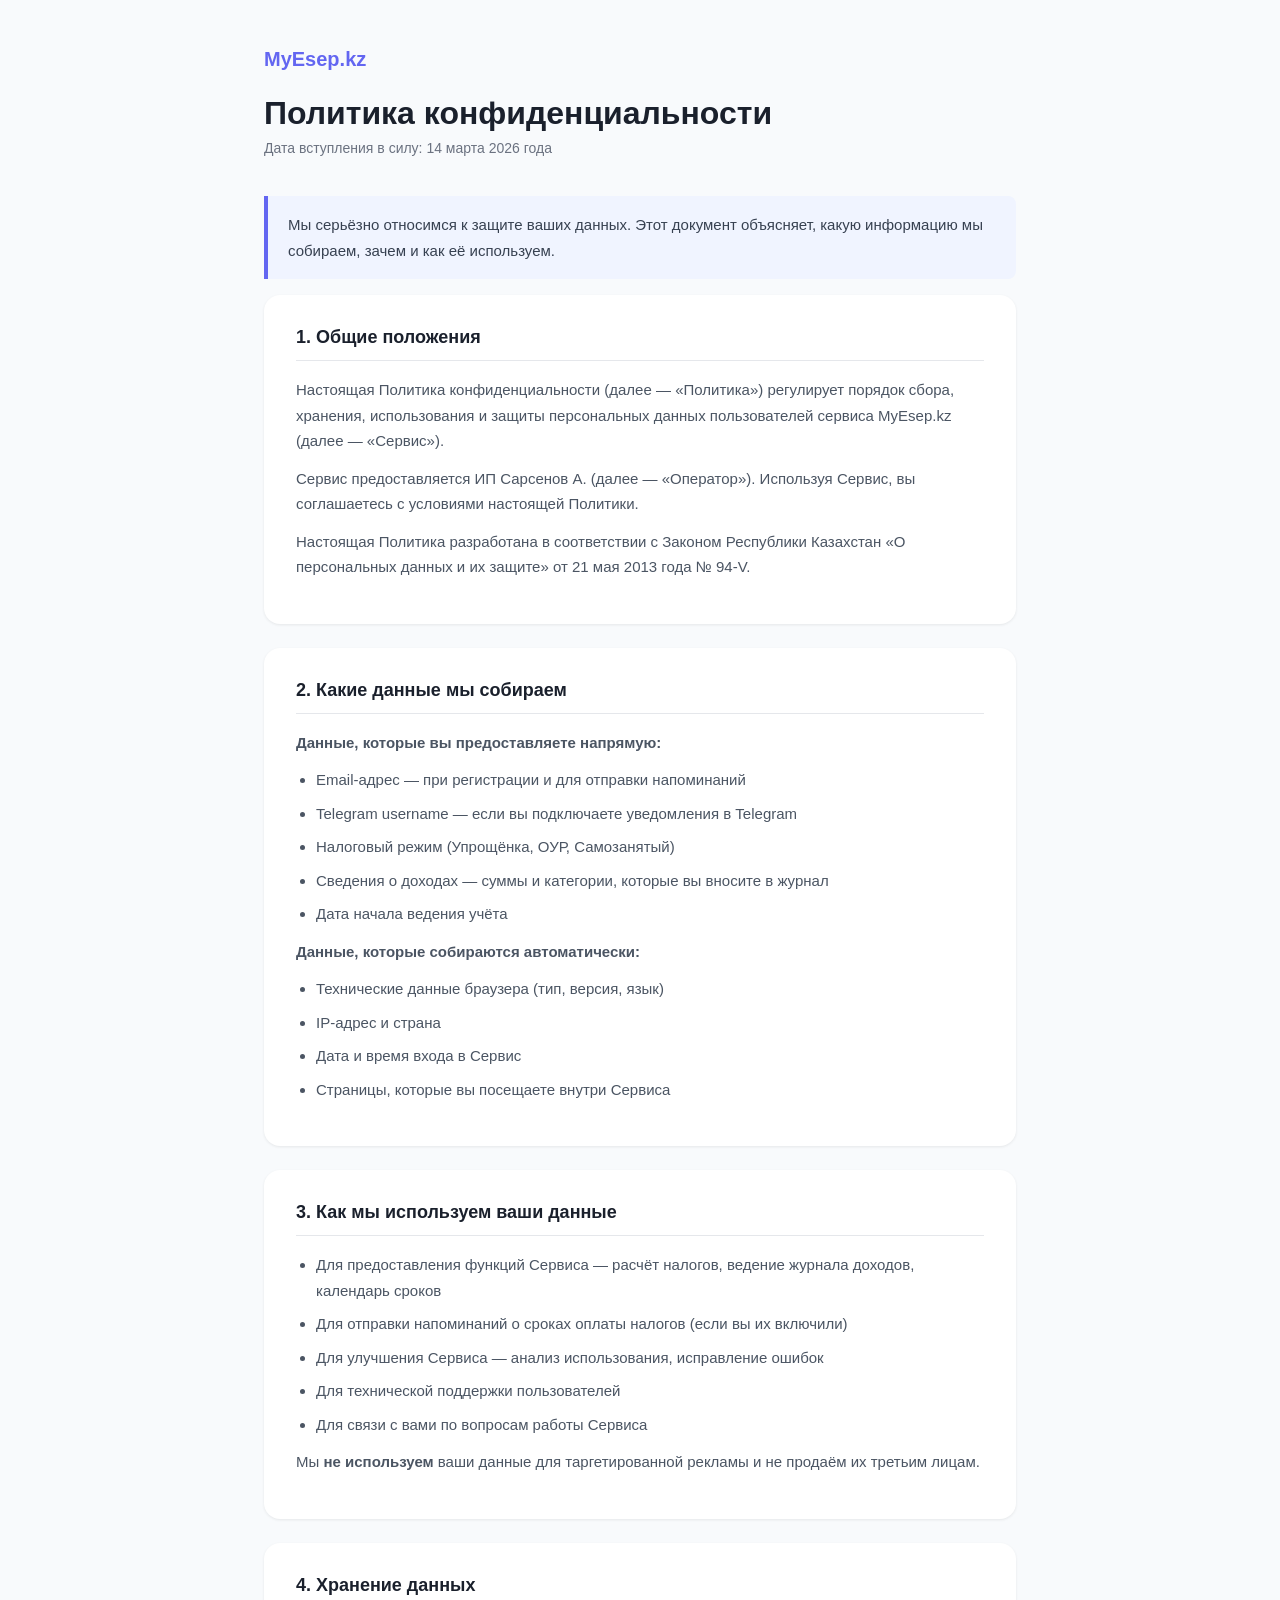
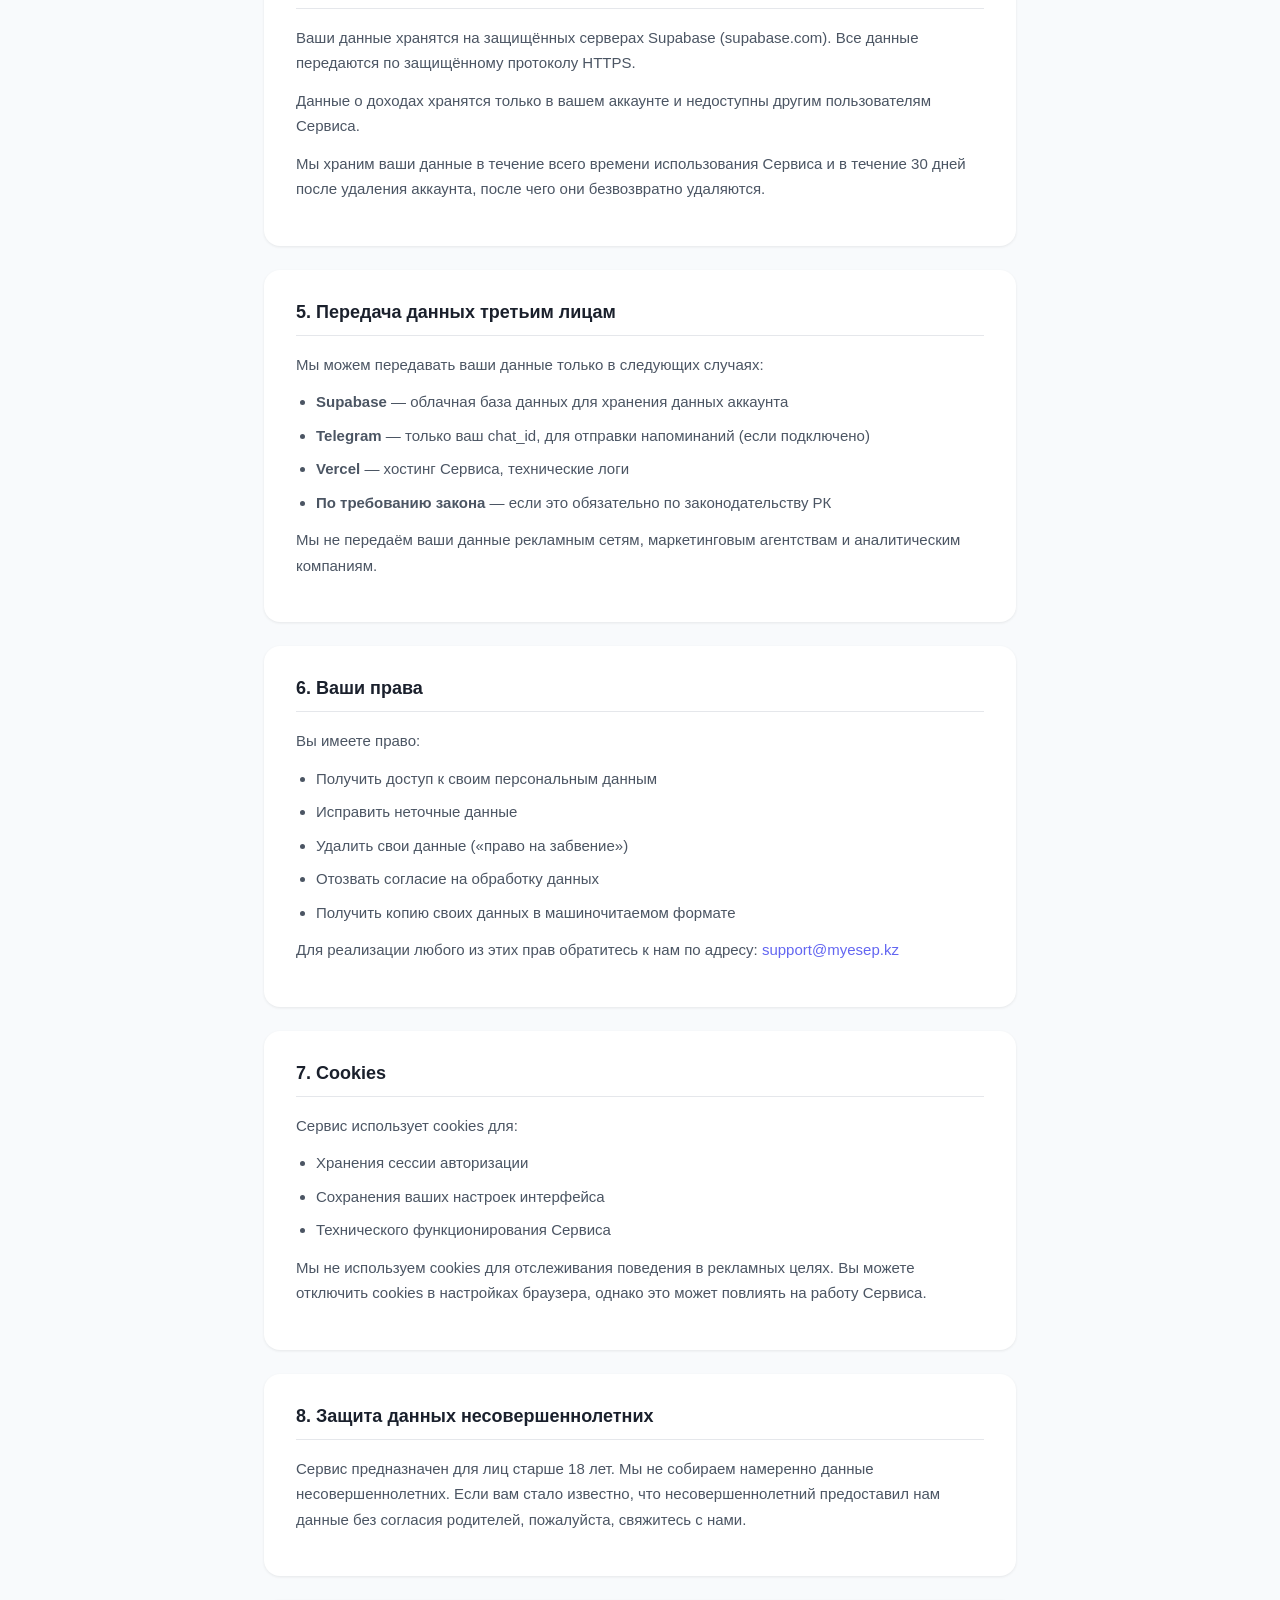
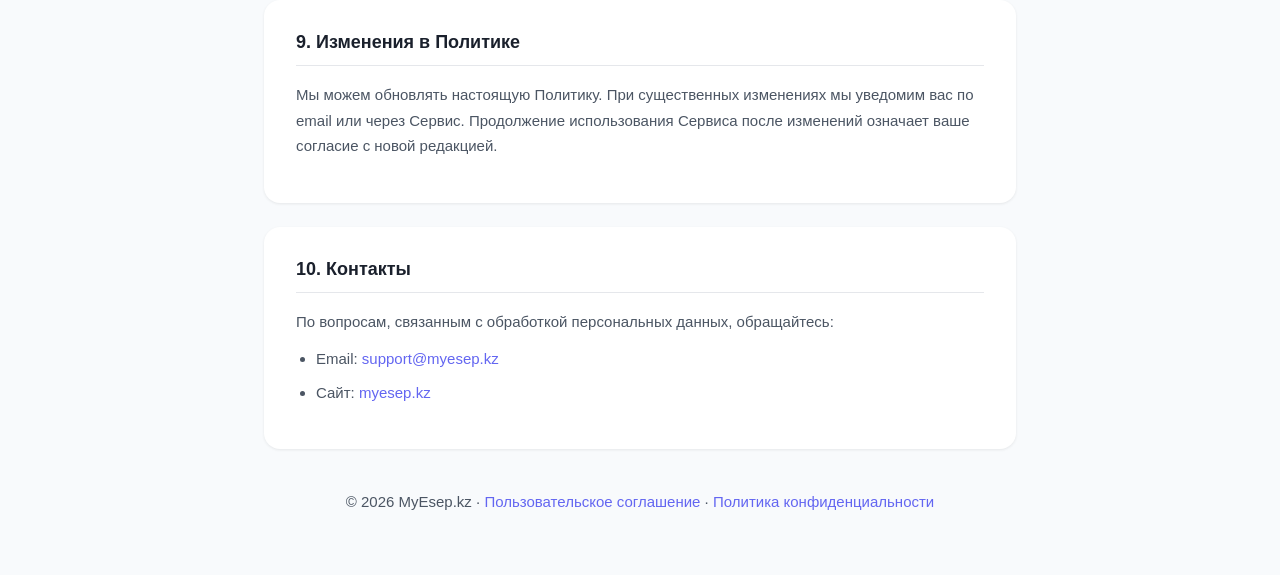
<file: privacy-policy.html>
<!DOCTYPE html>
<html lang="ru">
<head>
  <meta charset="UTF-8">
  <meta name="viewport" content="width=device-width, initial-scale=1.0">
  <title>Политика конфиденциальности — MyEsep.kz</title>
  <style>
    * { margin: 0; padding: 0; box-sizing: border-box; }
    body { font-family: -apple-system, BlinkMacSystemFont, 'Segoe UI', sans-serif; color: #1a202c; background: #f8fafc; }
    .container { max-width: 800px; margin: 0 auto; padding: 48px 24px; }
    .header { margin-bottom: 40px; }
    .logo { font-size: 20px; font-weight: 700; color: #6366f1; margin-bottom: 24px; display: block; text-decoration: none; }
    h1 { font-size: 32px; font-weight: 700; color: #1a202c; margin-bottom: 8px; }
    .date { color: #6b7280; font-size: 14px; margin-bottom: 32px; }
    .card { background: white; border-radius: 16px; padding: 32px; box-shadow: 0 1px 3px rgba(0,0,0,0.08); margin-bottom: 24px; }
    h2 { font-size: 18px; font-weight: 600; color: #1a202c; margin-bottom: 16px; padding-bottom: 12px; border-bottom: 1px solid #e5e7eb; }
    p { color: #4b5563; line-height: 1.7; margin-bottom: 12px; font-size: 15px; }
    ul { color: #4b5563; line-height: 1.7; margin-bottom: 12px; padding-left: 20px; }
    li { margin-bottom: 8px; font-size: 15px; }
    .highlight { background: #f0f4ff; border-left: 4px solid #6366f1; padding: 16px 20px; border-radius: 0 8px 8px 0; margin-bottom: 16px; }
    .highlight p { margin: 0; color: #374151; }
    a { color: #6366f1; text-decoration: none; }
    a:hover { text-decoration: underline; }
    .footer { text-align: center; color: #9ca3af; font-size: 13px; margin-top: 40px; }
  </style>
</head>
<body>
  <div class="container">
    <div class="header">
      <a href="/" class="logo">MyEsep.kz</a>
      <h1>Политика конфиденциальности</h1>
      <div class="date">Дата вступления в силу: 14 марта 2026 года</div>
    </div>

    <div class="highlight">
      <p>Мы серьёзно относимся к защите ваших данных. Этот документ объясняет, какую информацию мы собираем, зачем и как её используем.</p>
    </div>

    <div class="card">
      <h2>1. Общие положения</h2>
      <p>Настоящая Политика конфиденциальности (далее — «Политика») регулирует порядок сбора, хранения, использования и защиты персональных данных пользователей сервиса MyEsep.kz (далее — «Сервис»).</p>
      <p>Сервис предоставляется ИП Сарсенов А. (далее — «Оператор»). Используя Сервис, вы соглашаетесь с условиями настоящей Политики.</p>
      <p>Настоящая Политика разработана в соответствии с Законом Республики Казахстан «О персональных данных и их защите» от 21 мая 2013 года № 94-V.</p>
    </div>

    <div class="card">
      <h2>2. Какие данные мы собираем</h2>
      <p><strong>Данные, которые вы предоставляете напрямую:</strong></p>
      <ul>
        <li>Email-адрес — при регистрации и для отправки напоминаний</li>
        <li>Telegram username — если вы подключаете уведомления в Telegram</li>
        <li>Налоговый режим (Упрощёнка, ОУР, Самозанятый)</li>
        <li>Сведения о доходах — суммы и категории, которые вы вносите в журнал</li>
        <li>Дата начала ведения учёта</li>
      </ul>
      <p><strong>Данные, которые собираются автоматически:</strong></p>
      <ul>
        <li>Технические данные браузера (тип, версия, язык)</li>
        <li>IP-адрес и страна</li>
        <li>Дата и время входа в Сервис</li>
        <li>Страницы, которые вы посещаете внутри Сервиса</li>
      </ul>
    </div>

    <div class="card">
      <h2>3. Как мы используем ваши данные</h2>
      <ul>
        <li>Для предоставления функций Сервиса — расчёт налогов, ведение журнала доходов, календарь сроков</li>
        <li>Для отправки напоминаний о сроках оплаты налогов (если вы их включили)</li>
        <li>Для улучшения Сервиса — анализ использования, исправление ошибок</li>
        <li>Для технической поддержки пользователей</li>
        <li>Для связи с вами по вопросам работы Сервиса</li>
      </ul>
      <p>Мы <strong>не используем</strong> ваши данные для таргетированной рекламы и не продаём их третьим лицам.</p>
    </div>

    <div class="card">
      <h2>4. Хранение данных</h2>
      <p>Ваши данные хранятся на защищённых серверах Supabase (supabase.com). Все данные передаются по защищённому протоколу HTTPS.</p>
      <p>Данные о доходах хранятся только в вашем аккаунте и недоступны другим пользователям Сервиса.</p>
      <p>Мы храним ваши данные в течение всего времени использования Сервиса и в течение 30 дней после удаления аккаунта, после чего они безвозвратно удаляются.</p>
    </div>

    <div class="card">
      <h2>5. Передача данных третьим лицам</h2>
      <p>Мы можем передавать ваши данные только в следующих случаях:</p>
      <ul>
        <li><strong>Supabase</strong> — облачная база данных для хранения данных аккаунта</li>
        <li><strong>Telegram</strong> — только ваш chat_id, для отправки напоминаний (если подключено)</li>
        <li><strong>Vercel</strong> — хостинг Сервиса, технические логи</li>
        <li><strong>По требованию закона</strong> — если это обязательно по законодательству РК</li>
      </ul>
      <p>Мы не передаём ваши данные рекламным сетям, маркетинговым агентствам и аналитическим компаниям.</p>
    </div>

    <div class="card">
      <h2>6. Ваши права</h2>
      <p>Вы имеете право:</p>
      <ul>
        <li>Получить доступ к своим персональным данным</li>
        <li>Исправить неточные данные</li>
        <li>Удалить свои данные («право на забвение»)</li>
        <li>Отозвать согласие на обработку данных</li>
        <li>Получить копию своих данных в машиночитаемом формате</li>
      </ul>
      <p>Для реализации любого из этих прав обратитесь к нам по адресу: <a href="mailto:support@myesep.kz">support@myesep.kz</a></p>
    </div>

    <div class="card">
      <h2>7. Cookies</h2>
      <p>Сервис использует cookies для:</p>
      <ul>
        <li>Хранения сессии авторизации</li>
        <li>Сохранения ваших настроек интерфейса</li>
        <li>Технического функционирования Сервиса</li>
      </ul>
      <p>Мы не используем cookies для отслеживания поведения в рекламных целях. Вы можете отключить cookies в настройках браузера, однако это может повлиять на работу Сервиса.</p>
    </div>

    <div class="card">
      <h2>8. Защита данных несовершеннолетних</h2>
      <p>Сервис предназначен для лиц старше 18 лет. Мы не собираем намеренно данные несовершеннолетних. Если вам стало известно, что несовершеннолетний предоставил нам данные без согласия родителей, пожалуйста, свяжитесь с нами.</p>
    </div>

    <div class="card">
      <h2>9. Изменения в Политике</h2>
      <p>Мы можем обновлять настоящую Политику. При существенных изменениях мы уведомим вас по email или через Сервис. Продолжение использования Сервиса после изменений означает ваше согласие с новой редакцией.</p>
    </div>

    <div class="card">
      <h2>10. Контакты</h2>
      <p>По вопросам, связанным с обработкой персональных данных, обращайтесь:</p>
      <ul>
        <li>Email: <a href="mailto:support@myesep.kz">support@myesep.kz</a></li>
        <li>Сайт: <a href="https://myesep.kz">myesep.kz</a></li>
      </ul>
    </div>

    <div class="footer">
      <p>© 2026 MyEsep.kz · <a href="/terms">Пользовательское соглашение</a> · <a href="/privacy">Политика конфиденциальности</a></p>
    </div>
  </div>
</body>
</html>
</file>
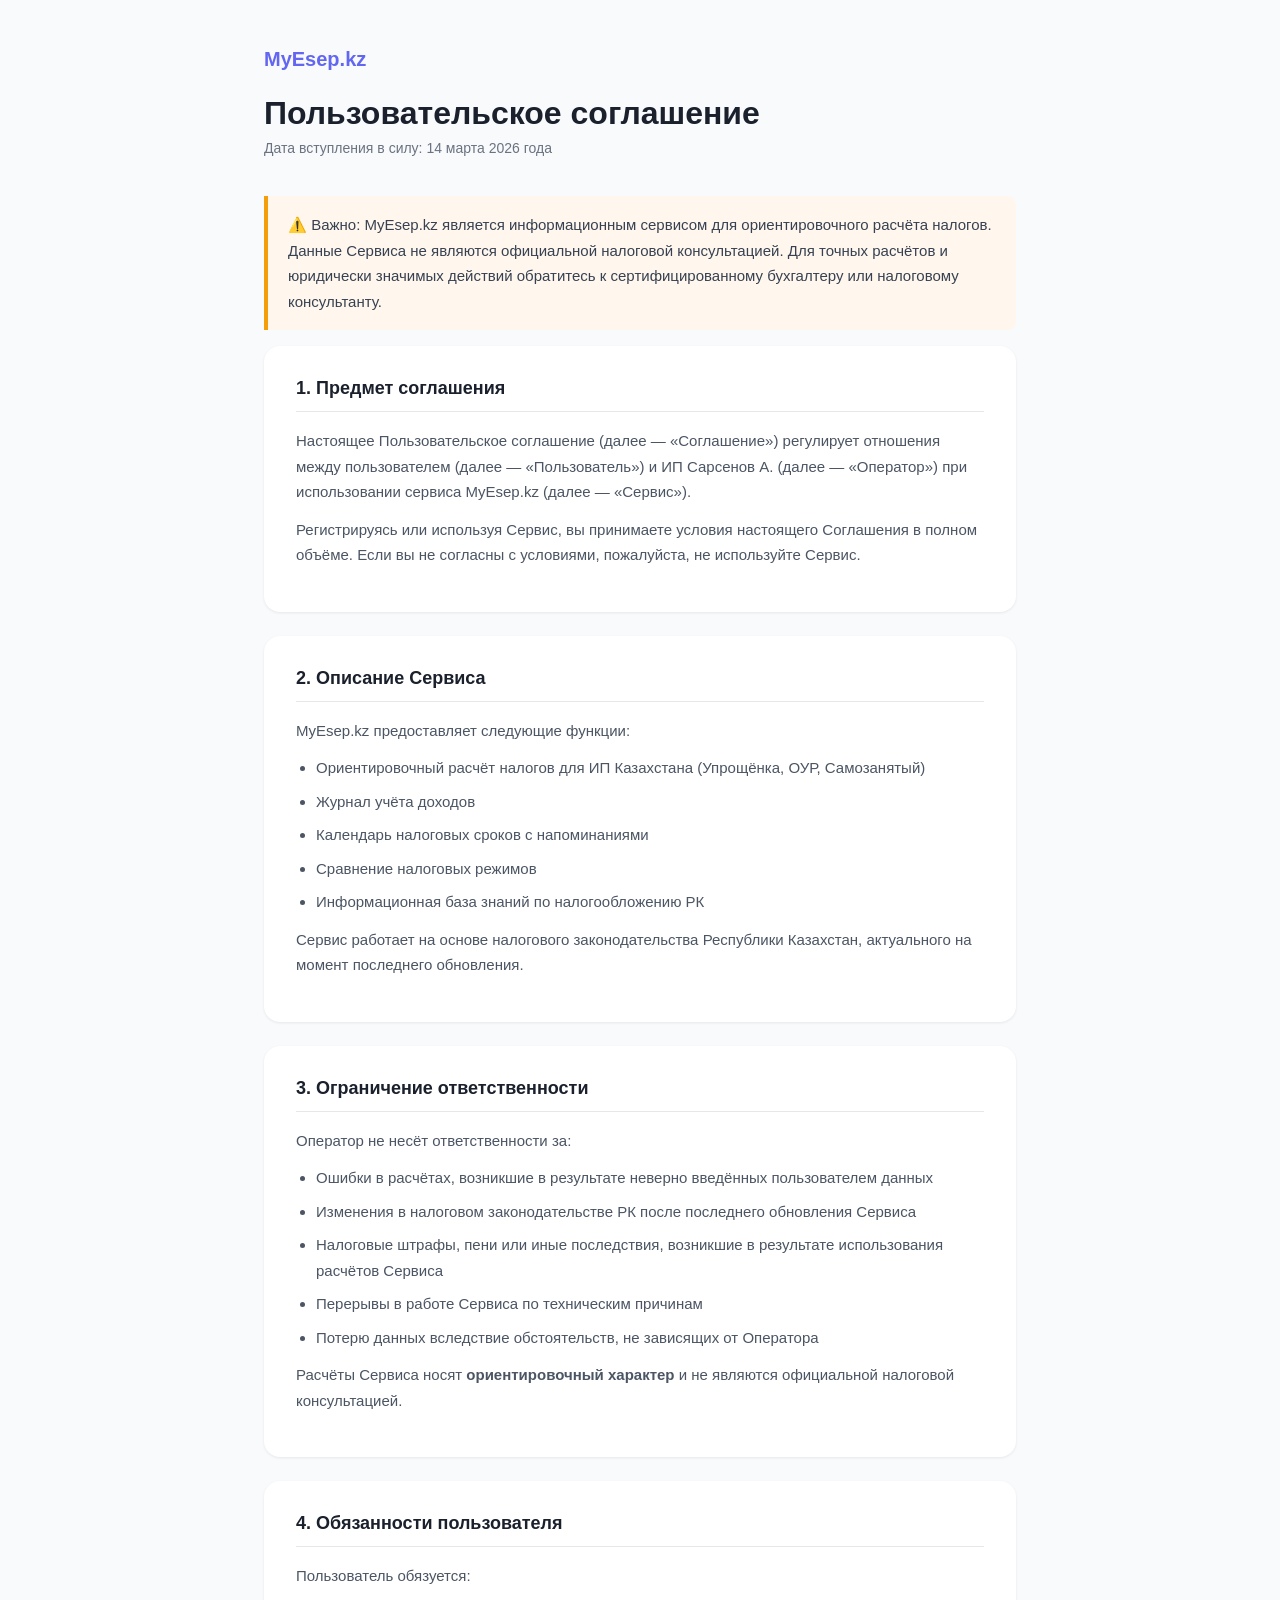
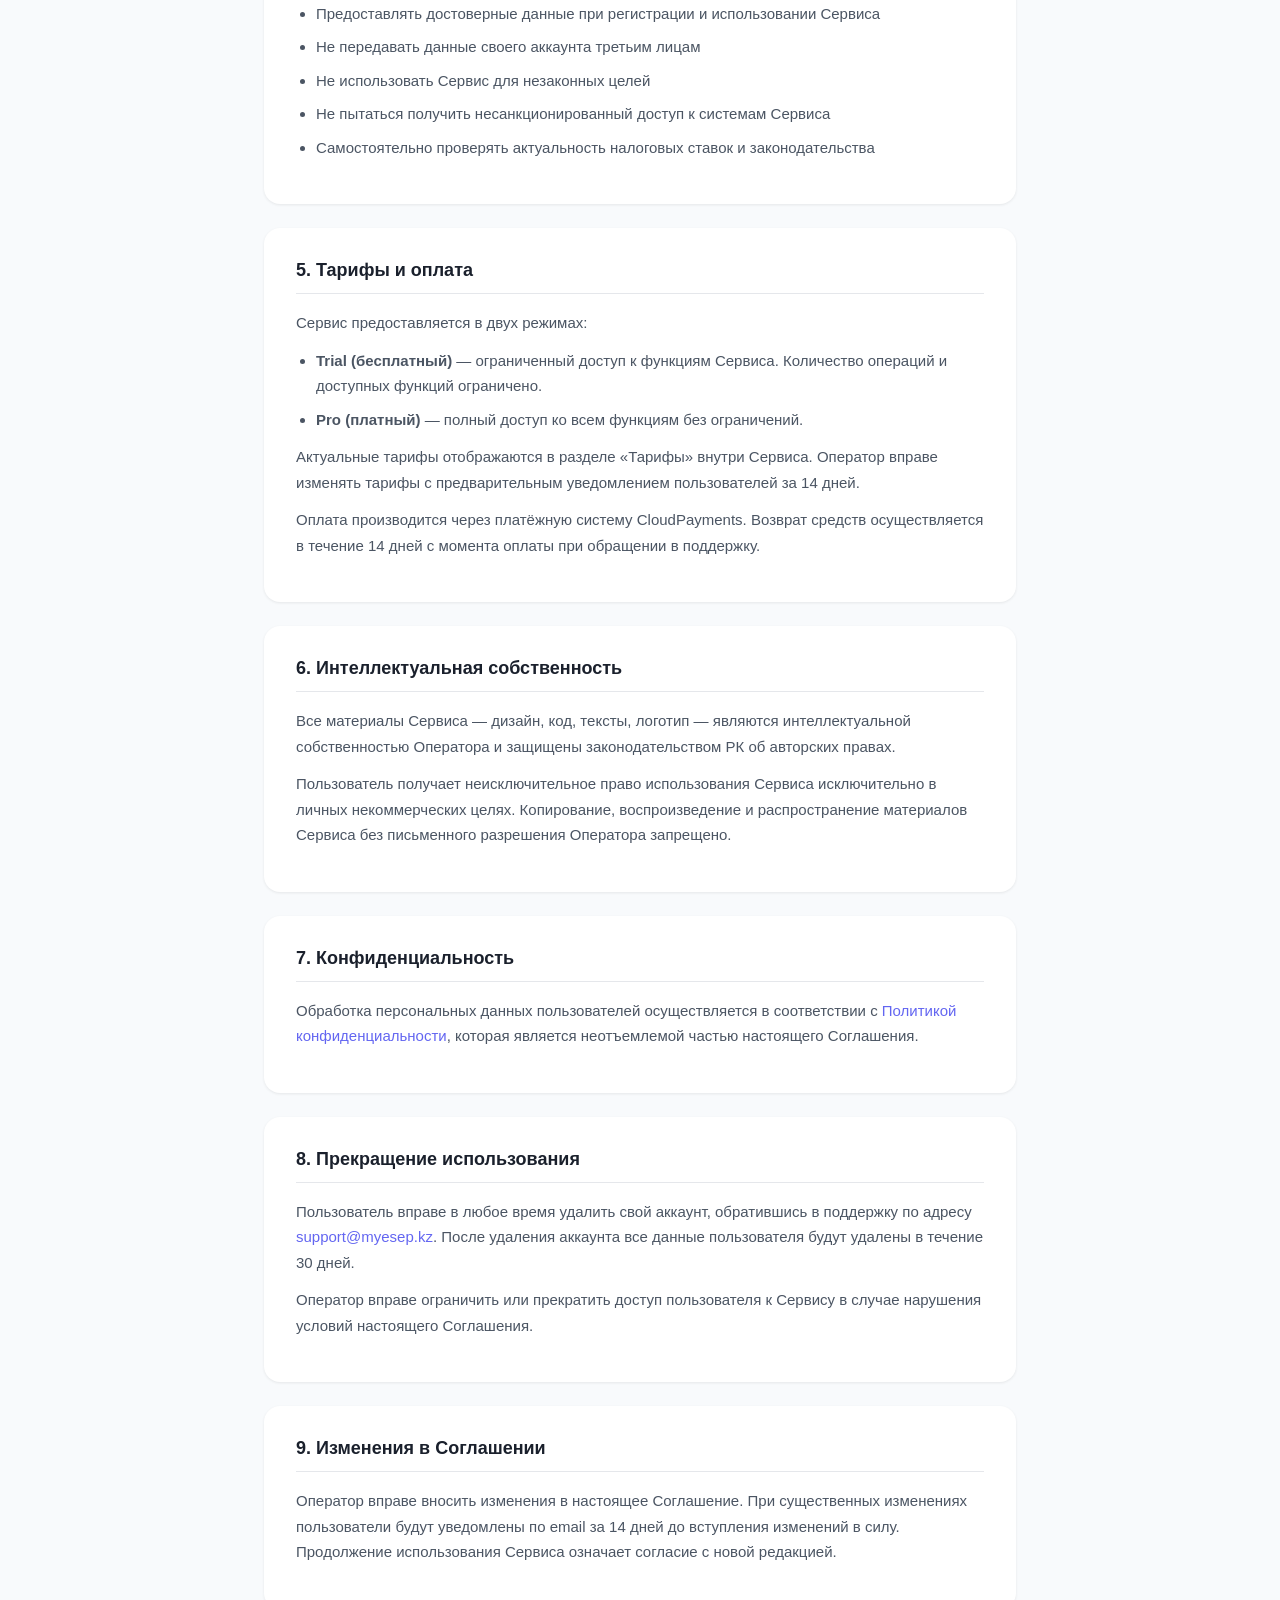
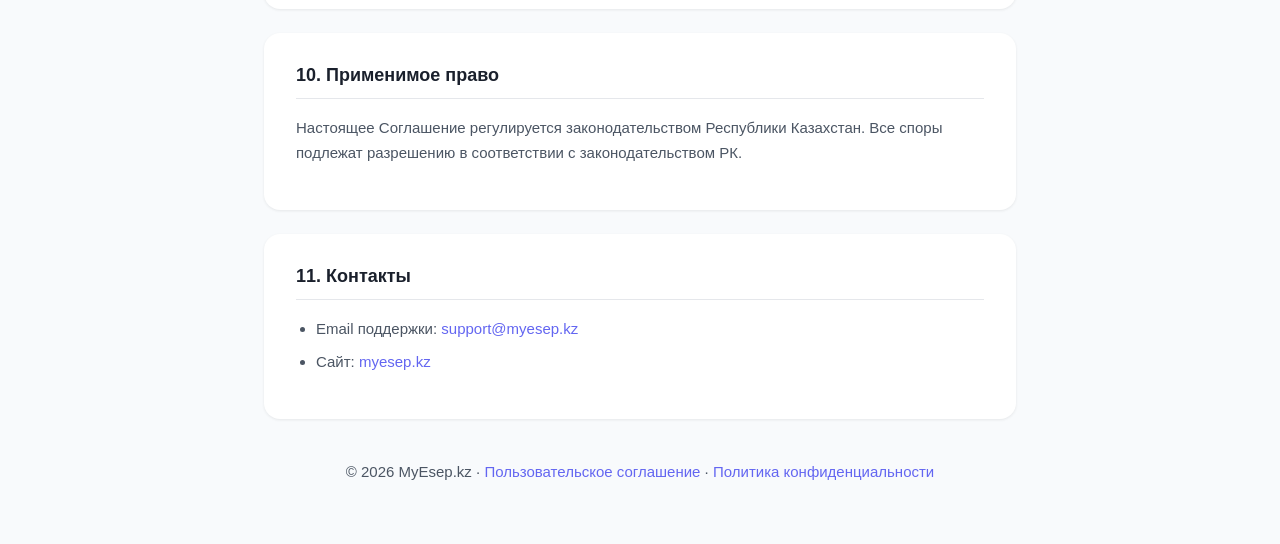
<file: terms-of-service.html>
<!DOCTYPE html>
<html lang="ru">
<head>
  <meta charset="UTF-8">
  <meta name="viewport" content="width=device-width, initial-scale=1.0">
  <title>Пользовательское соглашение — MyEsep.kz</title>
  <style>
    * { margin: 0; padding: 0; box-sizing: border-box; }
    body { font-family: -apple-system, BlinkMacSystemFont, 'Segoe UI', sans-serif; color: #1a202c; background: #f8fafc; }
    .container { max-width: 800px; margin: 0 auto; padding: 48px 24px; }
    .header { margin-bottom: 40px; }
    .logo { font-size: 20px; font-weight: 700; color: #6366f1; margin-bottom: 24px; display: block; text-decoration: none; }
    h1 { font-size: 32px; font-weight: 700; color: #1a202c; margin-bottom: 8px; }
    .date { color: #6b7280; font-size: 14px; margin-bottom: 32px; }
    .card { background: white; border-radius: 16px; padding: 32px; box-shadow: 0 1px 3px rgba(0,0,0,0.08); margin-bottom: 24px; }
    h2 { font-size: 18px; font-weight: 600; color: #1a202c; margin-bottom: 16px; padding-bottom: 12px; border-bottom: 1px solid #e5e7eb; }
    p { color: #4b5563; line-height: 1.7; margin-bottom: 12px; font-size: 15px; }
    ul { color: #4b5563; line-height: 1.7; margin-bottom: 12px; padding-left: 20px; }
    li { margin-bottom: 8px; font-size: 15px; }
    .highlight { background: #fff7ed; border-left: 4px solid #f59e0b; padding: 16px 20px; border-radius: 0 8px 8px 0; margin-bottom: 16px; }
    .highlight p { margin: 0; color: #374151; }
    a { color: #6366f1; text-decoration: none; }
    a:hover { text-decoration: underline; }
    .footer { text-align: center; color: #9ca3af; font-size: 13px; margin-top: 40px; }
  </style>
</head>
<body>
  <div class="container">
    <div class="header">
      <a href="/" class="logo">MyEsep.kz</a>
      <h1>Пользовательское соглашение</h1>
      <div class="date">Дата вступления в силу: 14 марта 2026 года</div>
    </div>

    <div class="highlight">
      <p>⚠️ Важно: MyEsep.kz является информационным сервисом для ориентировочного расчёта налогов. Данные Сервиса не являются официальной налоговой консультацией. Для точных расчётов и юридически значимых действий обратитесь к сертифицированному бухгалтеру или налоговому консультанту.</p>
    </div>

    <div class="card">
      <h2>1. Предмет соглашения</h2>
      <p>Настоящее Пользовательское соглашение (далее — «Соглашение») регулирует отношения между пользователем (далее — «Пользователь») и ИП Сарсенов А. (далее — «Оператор») при использовании сервиса MyEsep.kz (далее — «Сервис»).</p>
      <p>Регистрируясь или используя Сервис, вы принимаете условия настоящего Соглашения в полном объёме. Если вы не согласны с условиями, пожалуйста, не используйте Сервис.</p>
    </div>

    <div class="card">
      <h2>2. Описание Сервиса</h2>
      <p>MyEsep.kz предоставляет следующие функции:</p>
      <ul>
        <li>Ориентировочный расчёт налогов для ИП Казахстана (Упрощёнка, ОУР, Самозанятый)</li>
        <li>Журнал учёта доходов</li>
        <li>Календарь налоговых сроков с напоминаниями</li>
        <li>Сравнение налоговых режимов</li>
        <li>Информационная база знаний по налогообложению РК</li>
      </ul>
      <p>Сервис работает на основе налогового законодательства Республики Казахстан, актуального на момент последнего обновления.</p>
    </div>

    <div class="card">
      <h2>3. Ограничение ответственности</h2>
      <p>Оператор не несёт ответственности за:</p>
      <ul>
        <li>Ошибки в расчётах, возникшие в результате неверно введённых пользователем данных</li>
        <li>Изменения в налоговом законодательстве РК после последнего обновления Сервиса</li>
        <li>Налоговые штрафы, пени или иные последствия, возникшие в результате использования расчётов Сервиса</li>
        <li>Перерывы в работе Сервиса по техническим причинам</li>
        <li>Потерю данных вследствие обстоятельств, не зависящих от Оператора</li>
      </ul>
      <p>Расчёты Сервиса носят <strong>ориентировочный характер</strong> и не являются официальной налоговой консультацией.</p>
    </div>

    <div class="card">
      <h2>4. Обязанности пользователя</h2>
      <p>Пользователь обязуется:</p>
      <ul>
        <li>Предоставлять достоверные данные при регистрации и использовании Сервиса</li>
        <li>Не передавать данные своего аккаунта третьим лицам</li>
        <li>Не использовать Сервис для незаконных целей</li>
        <li>Не пытаться получить несанкционированный доступ к системам Сервиса</li>
        <li>Самостоятельно проверять актуальность налоговых ставок и законодательства</li>
      </ul>
    </div>

    <div class="card">
      <h2>5. Тарифы и оплата</h2>
      <p>Сервис предоставляется в двух режимах:</p>
      <ul>
        <li><strong>Trial (бесплатный)</strong> — ограниченный доступ к функциям Сервиса. Количество операций и доступных функций ограничено.</li>
        <li><strong>Pro (платный)</strong> — полный доступ ко всем функциям без ограничений.</li>
      </ul>
      <p>Актуальные тарифы отображаются в разделе «Тарифы» внутри Сервиса. Оператор вправе изменять тарифы с предварительным уведомлением пользователей за 14 дней.</p>
      <p>Оплата производится через платёжную систему CloudPayments. Возврат средств осуществляется в течение 14 дней с момента оплаты при обращении в поддержку.</p>
    </div>

    <div class="card">
      <h2>6. Интеллектуальная собственность</h2>
      <p>Все материалы Сервиса — дизайн, код, тексты, логотип — являются интеллектуальной собственностью Оператора и защищены законодательством РК об авторских правах.</p>
      <p>Пользователь получает неисключительное право использования Сервиса исключительно в личных некоммерческих целях. Копирование, воспроизведение и распространение материалов Сервиса без письменного разрешения Оператора запрещено.</p>
    </div>

    <div class="card">
      <h2>7. Конфиденциальность</h2>
      <p>Обработка персональных данных пользователей осуществляется в соответствии с <a href="/privacy">Политикой конфиденциальности</a>, которая является неотъемлемой частью настоящего Соглашения.</p>
    </div>

    <div class="card">
      <h2>8. Прекращение использования</h2>
      <p>Пользователь вправе в любое время удалить свой аккаунт, обратившись в поддержку по адресу <a href="mailto:support@myesep.kz">support@myesep.kz</a>. После удаления аккаунта все данные пользователя будут удалены в течение 30 дней.</p>
      <p>Оператор вправе ограничить или прекратить доступ пользователя к Сервису в случае нарушения условий настоящего Соглашения.</p>
    </div>

    <div class="card">
      <h2>9. Изменения в Соглашении</h2>
      <p>Оператор вправе вносить изменения в настоящее Соглашение. При существенных изменениях пользователи будут уведомлены по email за 14 дней до вступления изменений в силу. Продолжение использования Сервиса означает согласие с новой редакцией.</p>
    </div>

    <div class="card">
      <h2>10. Применимое право</h2>
      <p>Настоящее Соглашение регулируется законодательством Республики Казахстан. Все споры подлежат разрешению в соответствии с законодательством РК.</p>
    </div>

    <div class="card">
      <h2>11. Контакты</h2>
      <ul>
        <li>Email поддержки: <a href="mailto:support@myesep.kz">support@myesep.kz</a></li>
        <li>Сайт: <a href="https://myesep.kz">myesep.kz</a></li>
      </ul>
    </div>

    <div class="footer">
      <p>© 2026 MyEsep.kz · <a href="/terms">Пользовательское соглашение</a> · <a href="/privacy">Политика конфиденциальности</a></p>
    </div>
  </div>
</body>
</html>
</file>
